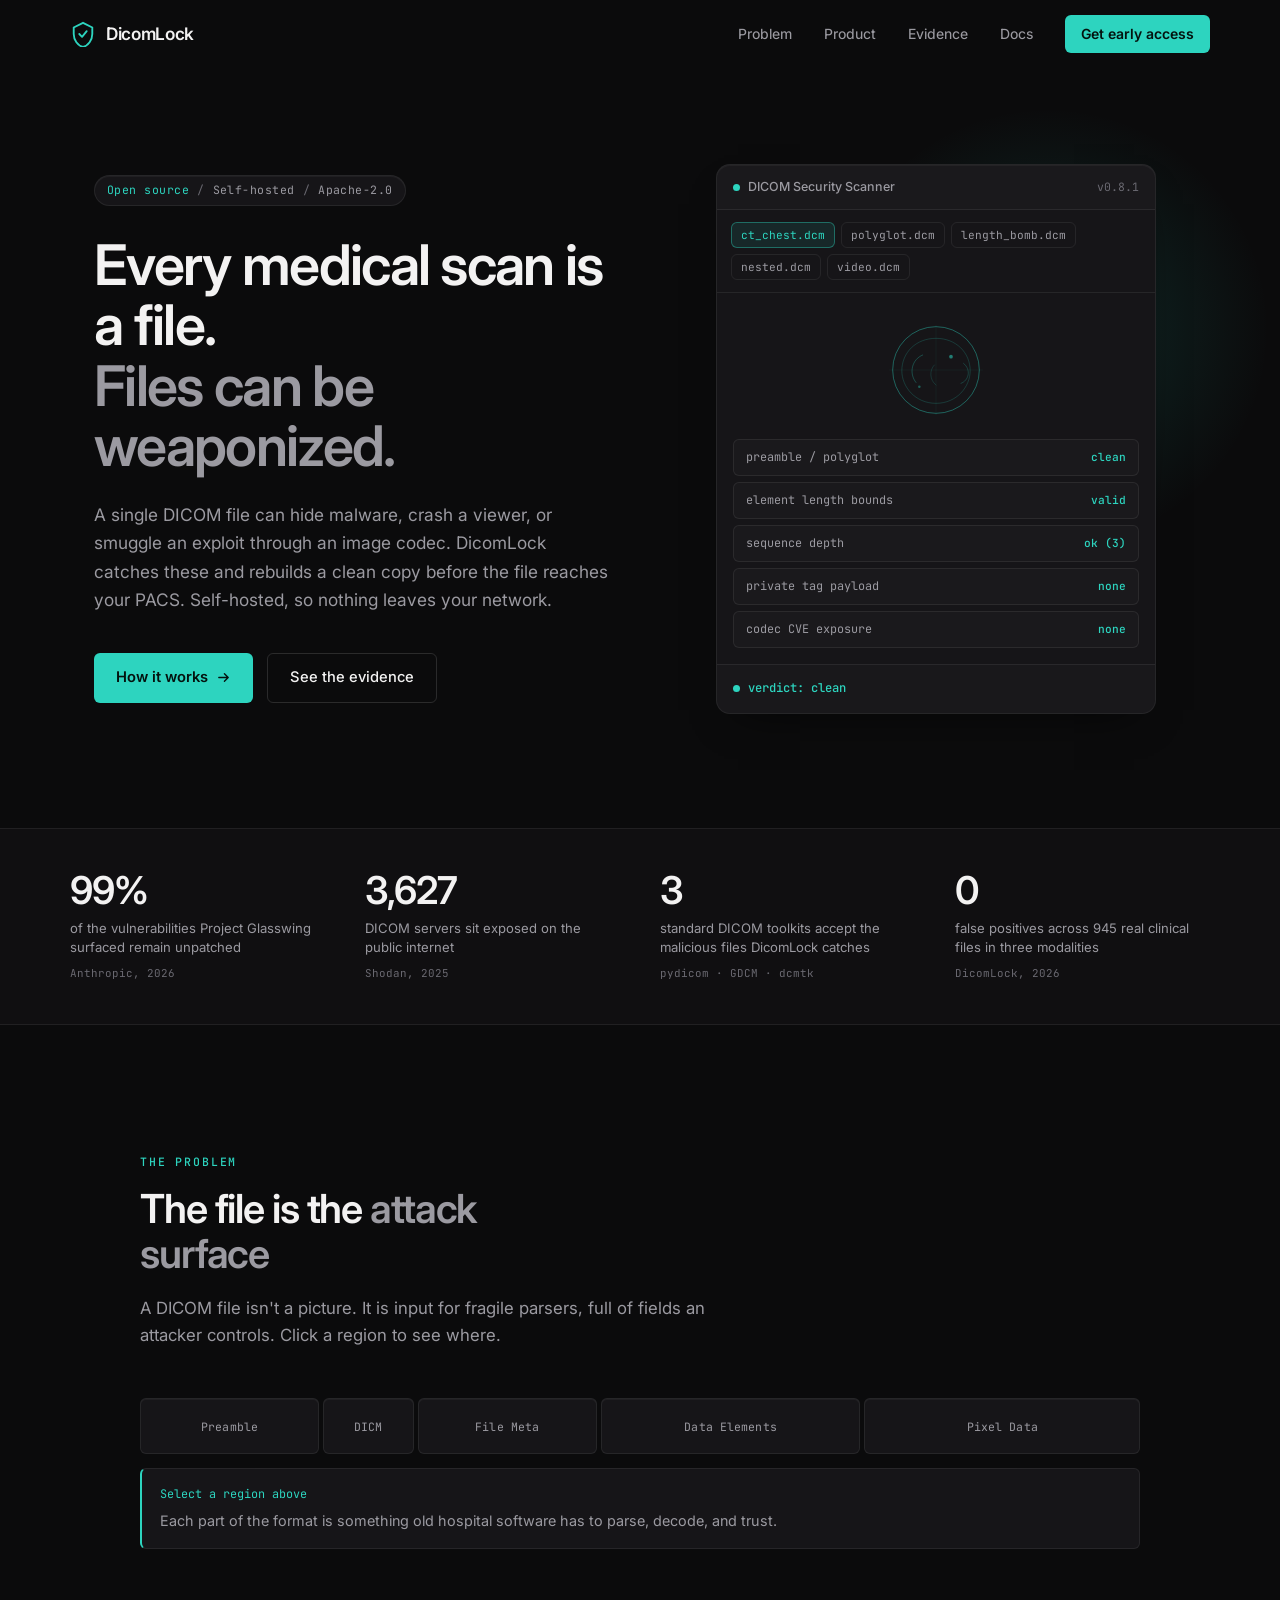
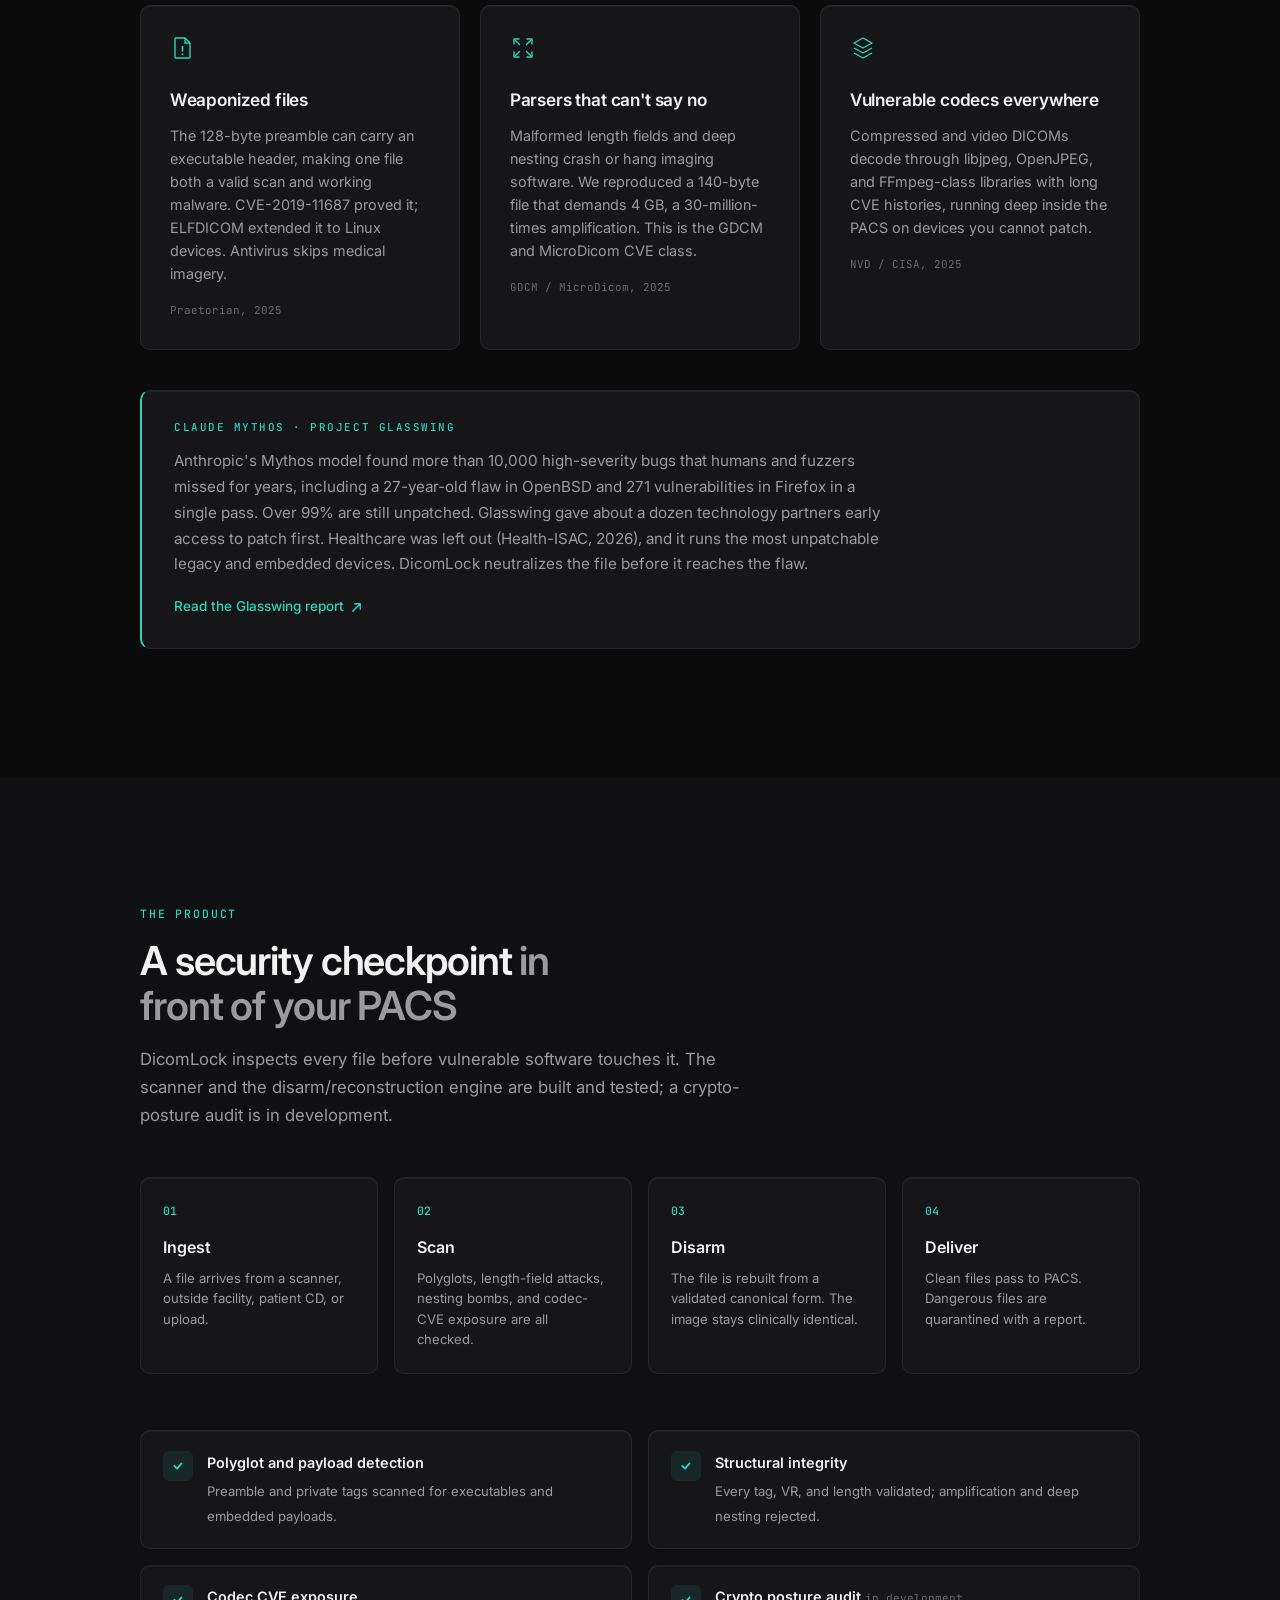
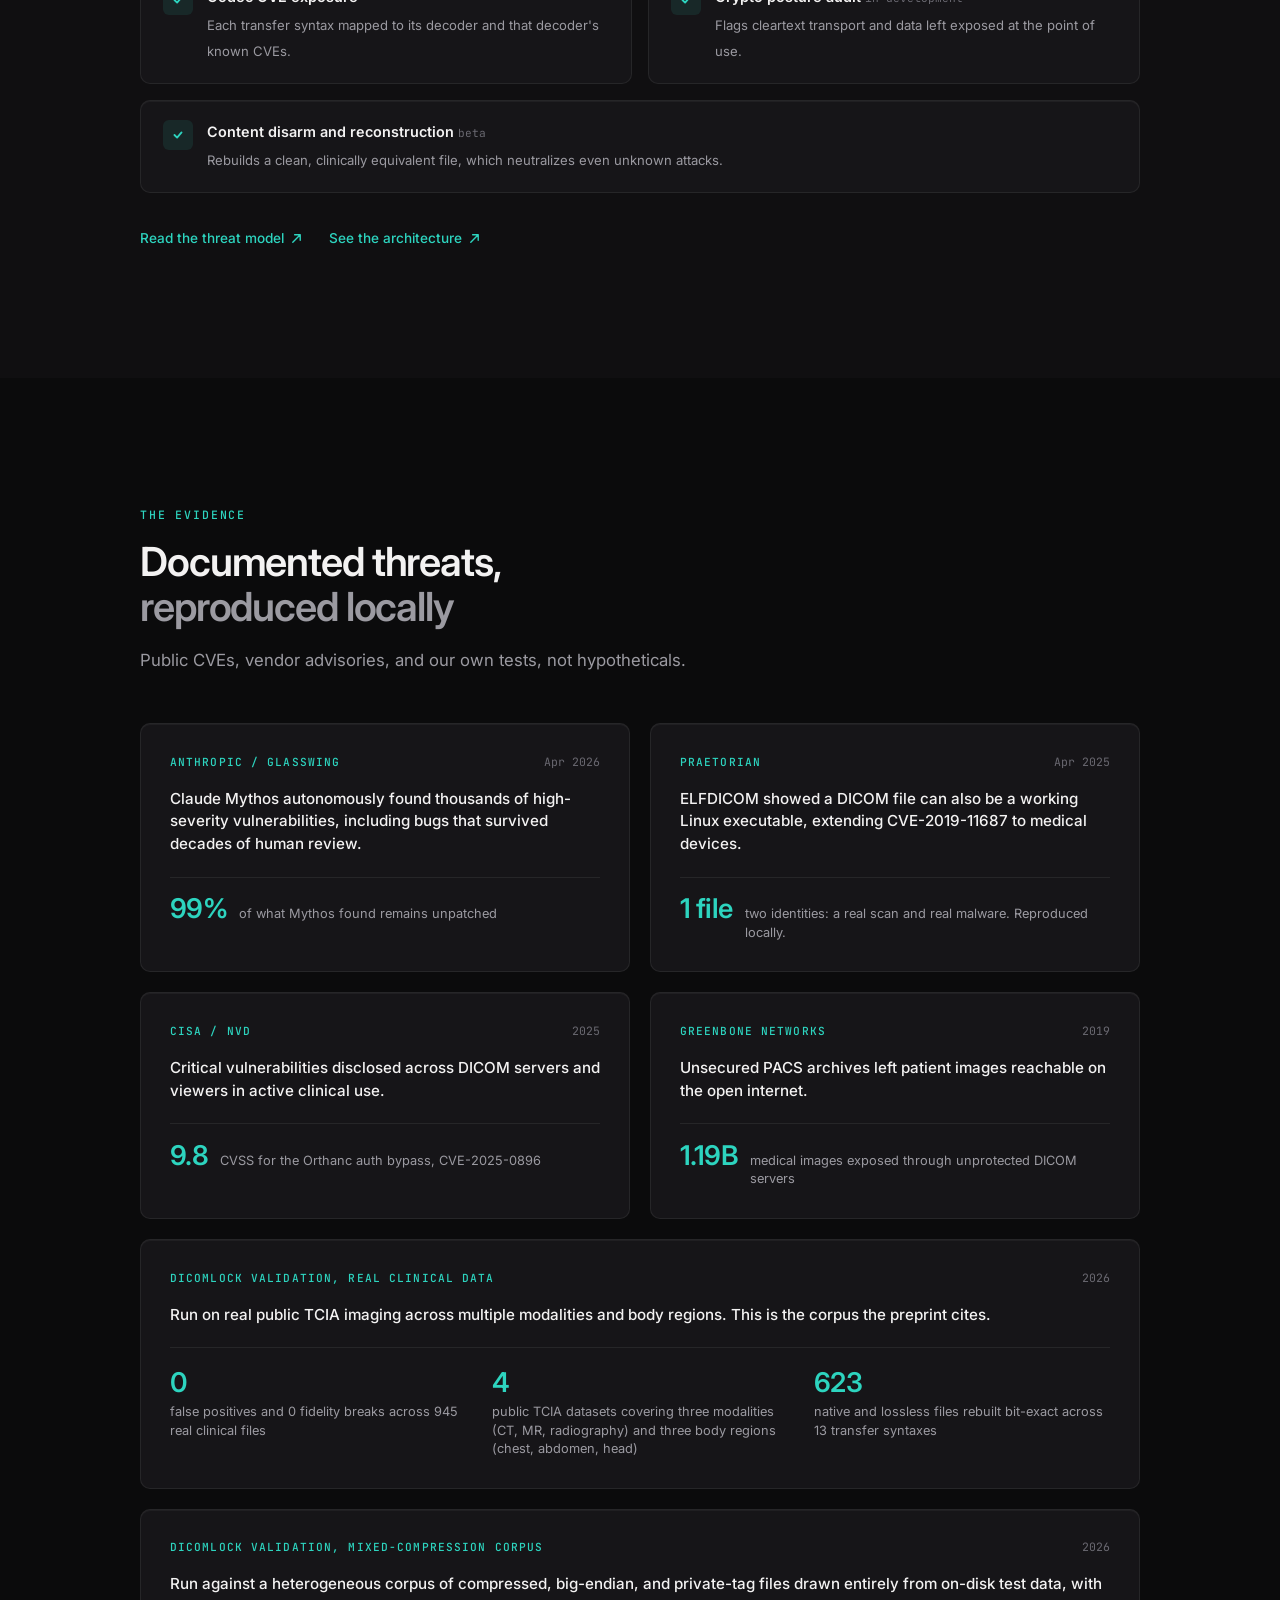
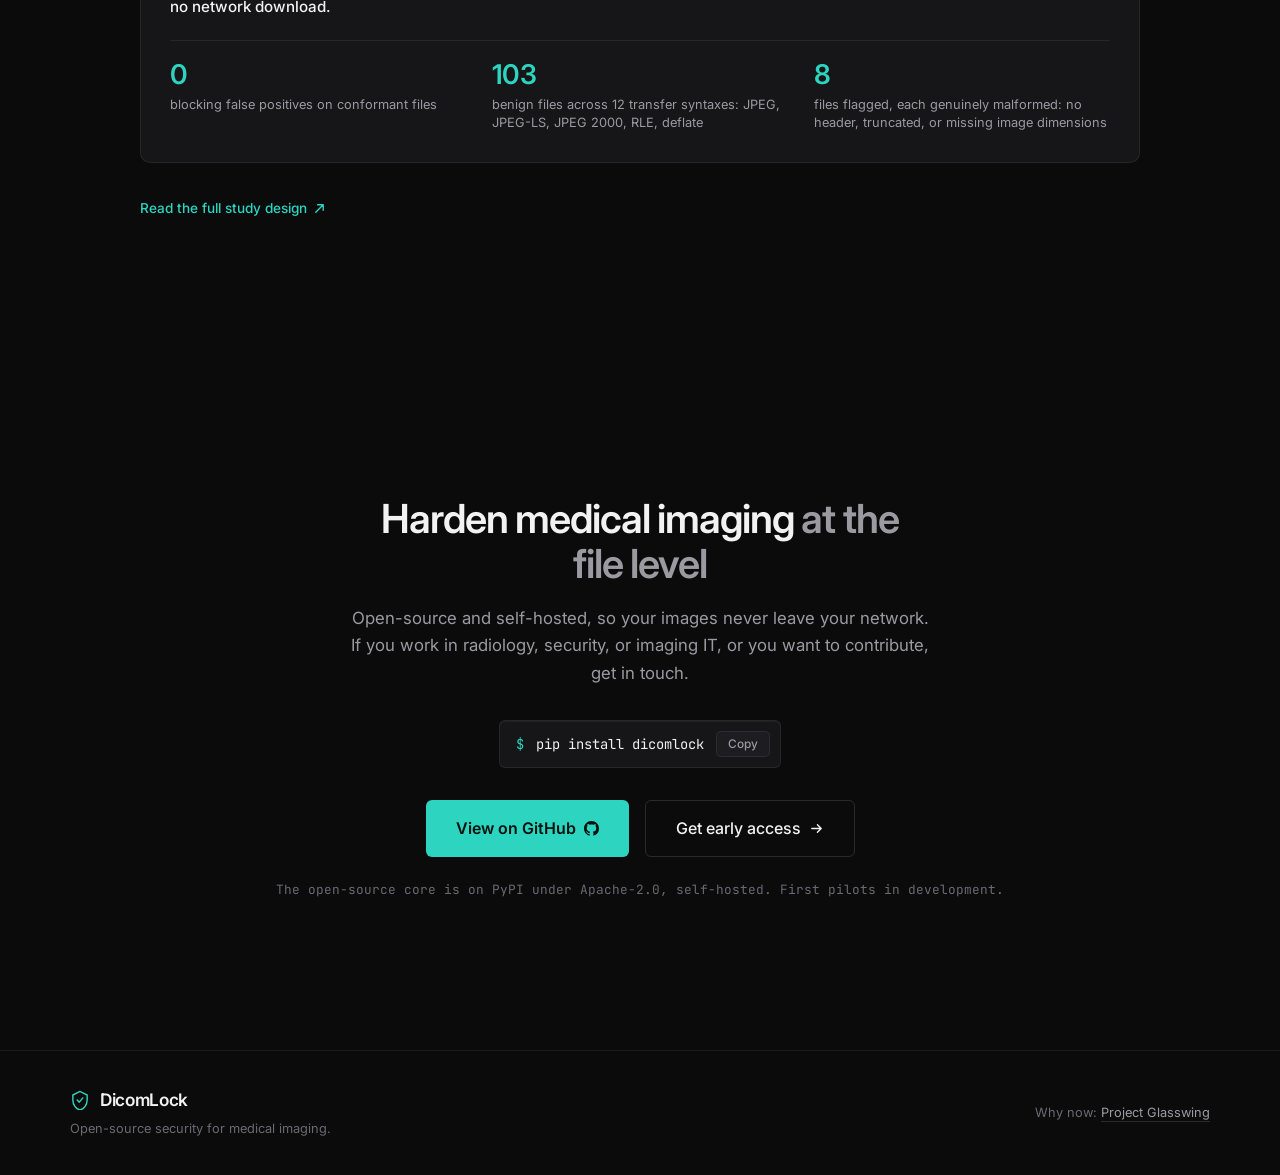
<file: index.html>
<!DOCTYPE html>
<html lang="en">
<head>
  <meta charset="UTF-8" />
  <meta name="viewport" content="width=device-width, initial-scale=1.0" />
  <title>DicomLock: Open-Source Security for Medical Imaging</title>
  <meta name="description" content="DicomLock scans DICOM medical image files for polyglot malware, parser exploits, and vulnerable codec attacks, then rebuilds a clean copy before they reach your PACS. Open-source and self-hosted." />
  <link rel="icon" href="favicon.svg" type="image/svg+xml" />
  <meta name="theme-color" content="#0b0b0c" />
  <link rel="canonical" href="https://dicomlock.com/" />
  <!-- Open Graph / social cards -->
  <meta property="og:type" content="website" />
  <meta property="og:site_name" content="DicomLock" />
  <meta property="og:title" content="DicomLock: Open-Source Security for Medical Imaging" />
  <meta property="og:description" content="Scan DICOM files for polyglot malware, parser exploits, and vulnerable codecs, then rebuild a clean copy before they reach your PACS. Open-source, self-hosted, Apache-2.0." />
  <meta property="og:url" content="https://dicomlock.com/" />
  <meta property="og:image" content="https://dicomlock.com/og-image.png" />
  <meta property="og:image:width" content="1200" />
  <meta property="og:image:height" content="630" />
  <meta property="og:image:alt" content="DicomLock: medical scans are files, and files can be weaponized." />
  <meta name="twitter:card" content="summary_large_image" />
  <meta name="twitter:title" content="DicomLock: Open-Source Security for Medical Imaging" />
  <meta name="twitter:description" content="Scan and disarm weaponized DICOM files before they reach your PACS. Open-source, self-hosted, Apache-2.0." />
  <meta name="twitter:image" content="https://dicomlock.com/og-image.png" />
  <link rel="preconnect" href="https://fonts.googleapis.com" />
  <link rel="preconnect" href="https://fonts.gstatic.com" crossorigin />
  <link href="https://fonts.googleapis.com/css2?family=Inter:wght@400;450;500;600;700&family=JetBrains+Mono:wght@400;500&display=swap" rel="stylesheet" />
  <link rel="stylesheet" href="style.css" />
</head>
<body>
  <!-- Navbar -->
  <nav class="navbar" id="navbar">
    <div class="nav-inner">
      <a href="#" class="logo">
        <div class="logo-icon">
          <svg width="26" height="26" viewBox="0 0 28 28" fill="none">
            <path d="M14 2L4 7v7c0 6.5 4.3 12.6 10 14 5.7-1.4 10-7.5 10-14V7L14 2z" stroke="#2dd4bf" stroke-width="2" fill="none"/>
            <path d="M10 14l3 3 5-6" stroke="#2dd4bf" stroke-width="2" stroke-linecap="round" stroke-linejoin="round"/>
          </svg>
        </div>
        <span class="logo-text">DicomLock</span>
      </a>
      <div class="nav-links" id="navLinks">
        <a href="#problem">Problem</a>
        <a href="#product">Product</a>
        <a href="#evidence">Evidence</a>
        <a href="https://github.com/vthakore23/dicomlock" target="_blank" rel="noopener">Docs</a>
        <a href="#contact" class="nav-cta">Get early access</a>
      </div>
      <button class="nav-toggle" id="navToggle" type="button" aria-label="Toggle menu" aria-expanded="false" aria-controls="navLinks">
        <svg class="icon-open" width="20" height="20" viewBox="0 0 20 20" fill="none"><path d="M3 6h14M3 10h14M3 14h14" stroke="currentColor" stroke-width="1.6" stroke-linecap="round"/></svg>
        <svg class="icon-close" width="20" height="20" viewBox="0 0 20 20" fill="none"><path d="M5 5l10 10M15 5L5 15" stroke="currentColor" stroke-width="1.6" stroke-linecap="round"/></svg>
      </button>
    </div>
  </nav>

  <!-- Hero -->
  <section class="hero">
    <div class="hero-glow" aria-hidden="true"></div>
    <div class="hero-content">
      <div class="eyebrow">
        <span class="accent">Open source</span>
        <span class="sep">/</span> Self-hosted
        <span class="sep">/</span> Apache-2.0
      </div>
      <h1>
        Every medical scan is a file.<br/>
        <span class="dim">Files can be weaponized.</span>
      </h1>
      <p class="hero-sub">
        A single DICOM file can hide malware, crash a viewer, or smuggle an exploit through an
        image codec. DicomLock catches these and rebuilds a clean copy before the file reaches
        your PACS. Self-hosted, so nothing leaves your network.
      </p>
      <div class="hero-actions">
        <a href="#product" class="btn-primary">
          How it works
          <svg width="15" height="15" viewBox="0 0 16 16" fill="none"><path d="M3 8h10m-4-4l4 4-4 4" stroke="currentColor" stroke-width="1.5" stroke-linecap="round" stroke-linejoin="round"/></svg>
        </a>
        <a href="#evidence" class="btn-secondary">See the evidence</a>
      </div>
    </div>

    <div class="hero-visual">
      <!-- Interactive scanner -->
      <div class="scanner" id="scanner">
        <div class="scanner-bar">
          <span class="scanner-title"><span class="scanner-dot"></span> DICOM Security Scanner</span>
          <span class="scanner-ver">v0.8.1</span>
        </div>
        <div class="scanner-files" id="scannerFiles">
          <button class="file-chip is-active" data-sample="clean" type="button">ct_chest.dcm</button>
          <button class="file-chip" data-sample="polyglot" type="button">polyglot.dcm</button>
          <button class="file-chip" data-sample="bomb" type="button">length_bomb.dcm</button>
          <button class="file-chip" data-sample="nested" type="button">nested.dcm</button>
          <button class="file-chip" data-sample="video" type="button">video.dcm</button>
        </div>
        <div class="scanner-stage" id="scanStage">
          <div class="scan-image">
            <svg viewBox="0 0 240 132" fill="none" aria-hidden="true">
              <circle cx="120" cy="66" r="52" stroke="currentColor" stroke-width="1.1" opacity="0.45"/>
              <line x1="120" y1="12" x2="120" y2="120" stroke="currentColor" stroke-width="0.6" opacity="0.12"/>
              <line x1="64" y1="66" x2="176" y2="66" stroke="currentColor" stroke-width="0.6" opacity="0.12"/>
              <path d="M120 28c24 0 41 17 41 39 0 19-16 39-41 39s-41-20-41-39c0-22 17-39 41-39z" stroke="currentColor" stroke-width="0.9" opacity="0.26"/>
              <path d="M104 48c-13 5-17 22-8 33" stroke="currentColor" stroke-width="1" opacity="0.34" stroke-linecap="round"/>
              <path d="M150 82c9-3 13-16 3-24" stroke="currentColor" stroke-width="1" opacity="0.28" stroke-linecap="round"/>
              <path d="M118 60c-6 6-6 18 2 24" stroke="currentColor" stroke-width="0.9" opacity="0.22" stroke-linecap="round"/>
              <circle cx="138" cy="50" r="2.2" fill="currentColor" opacity="0.55"/>
              <circle cx="100" cy="86" r="1.5" fill="currentColor" opacity="0.4"/>
            </svg>
            <div class="scan-line" id="scanLine"></div>
          </div>
          <div class="scanner-results" id="scannerResults"></div>
        </div>
        <div class="scanner-foot">
          <div class="verdict" id="verdict"></div>
          <button class="disarm-btn" id="disarmBtn" type="button" hidden>
            Disarm and rebuild
            <svg width="13" height="13" viewBox="0 0 14 14" fill="none"><path d="M7 1v12M1 7h12" stroke="currentColor" stroke-width="1.5" stroke-linecap="round"/></svg>
          </button>
        </div>
      </div>
    </div>
  </section>

  <!-- Stats Bar -->
  <section class="stats-bar">
    <div class="stats-inner">
      <div class="stat">
        <span class="stat-number">99%</span>
        <span class="stat-label">of the vulnerabilities Project Glasswing surfaced remain unpatched</span>
        <span class="stat-source">Anthropic, 2026</span>
      </div>
      <div class="stat">
        <span class="stat-number">3,627</span>
        <span class="stat-label">DICOM servers sit exposed on the public internet</span>
        <span class="stat-source">Shodan, 2025</span>
      </div>
      <div class="stat">
        <span class="stat-number">3</span>
        <span class="stat-label">standard DICOM toolkits accept the malicious files DicomLock catches</span>
        <span class="stat-source">pydicom · GDCM · dcmtk</span>
      </div>
      <div class="stat">
        <span class="stat-number">0</span>
        <span class="stat-label">false positives across 945 real clinical files in three modalities</span>
        <span class="stat-source">DicomLock, 2026</span>
      </div>
    </div>
  </section>

  <!-- Problem Section -->
  <section class="section" id="problem">
    <div class="section-inner">
      <div class="section-label">The Problem</div>
      <h2>The file is the <span class="dim">attack surface</span></h2>
      <p class="section-sub">A DICOM file isn't a picture. It is input for fragile parsers, full of fields an attacker controls. Click a region to see where.</p>

      <!-- Interactive byte-map -->
      <div class="anatomy">
        <div class="anatomy-bar" id="anatomyBar" role="tablist" aria-label="DICOM file layout">
          <button class="seg" id="seg-preamble" data-info="preamble" role="tab" aria-selected="false" aria-controls="anatomyCaption" tabindex="0" type="button" style="flex:1.1">Preamble</button>
          <button class="seg" id="seg-dicm" data-info="dicm" role="tab" aria-selected="false" aria-controls="anatomyCaption" tabindex="-1" type="button" style="flex:0.55">DICM</button>
          <button class="seg" id="seg-meta" data-info="meta" role="tab" aria-selected="false" aria-controls="anatomyCaption" tabindex="-1" type="button" style="flex:1.1">File Meta</button>
          <button class="seg" id="seg-elements" data-info="elements" role="tab" aria-selected="false" aria-controls="anatomyCaption" tabindex="-1" type="button" style="flex:1.6">Data Elements</button>
          <button class="seg" id="seg-pixel" data-info="pixel" role="tab" aria-selected="false" aria-controls="anatomyCaption" tabindex="-1" type="button" style="flex:1.7">Pixel Data</button>
        </div>
        <div class="anatomy-caption" id="anatomyCaption" role="tabpanel" tabindex="0" aria-live="polite">
          <span class="ac-title">Select a region above</span>
          <span class="ac-text">Each part of the format is something old hospital software has to parse, decode, and trust.</span>
        </div>
      </div>

      <div class="threat-grid">
        <div class="threat-card">
          <div class="threat-icon">
            <svg width="26" height="26" viewBox="0 0 26 26" fill="none">
              <path d="M6 3h9l5 5v14a1 1 0 0 1-1 1H6a1 1 0 0 1-1-1V4a1 1 0 0 1 1-1z" stroke="currentColor" stroke-width="1.4"/>
              <path d="M15 3v5h5" stroke="currentColor" stroke-width="1.4"/>
              <path d="M12.5 11.5v4.5" stroke="currentColor" stroke-width="1.6" stroke-linecap="round"/>
              <circle cx="12.5" cy="19.3" r="0.95" fill="currentColor"/>
            </svg>
          </div>
          <h3>Weaponized files</h3>
          <p>The 128-byte preamble can carry an executable header, making one file both a valid scan and working malware. CVE-2019-11687 proved it; ELFDICOM extended it to Linux devices. Antivirus skips medical imagery.</p>
          <div class="threat-source">Praetorian, 2025</div>
        </div>

        <div class="threat-card">
          <div class="threat-icon">
            <svg width="26" height="26" viewBox="0 0 26 26" fill="none">
              <path d="M4 9V4h5M22 9V4h-5M4 17v5h5M22 17v5h-5" stroke="currentColor" stroke-width="1.4" stroke-linecap="round" stroke-linejoin="round"/>
              <path d="M9.5 9.5l-4-4M16.5 9.5l4-4M9.5 16.5l-4 4M16.5 16.5l4 4" stroke="currentColor" stroke-width="1.4" stroke-linecap="round"/>
            </svg>
          </div>
          <h3>Parsers that can't say no</h3>
          <p>Malformed length fields and deep nesting crash or hang imaging software. We reproduced a 140-byte file that demands 4&nbsp;GB, a 30-million-times amplification. This is the GDCM and MicroDicom CVE class.</p>
          <div class="threat-source">GDCM / MicroDicom, 2025</div>
        </div>

        <div class="threat-card">
          <div class="threat-icon">
            <svg width="26" height="26" viewBox="0 0 26 26" fill="none">
              <path d="M13 3l9 5-9 5-9-5 9-5z" stroke="currentColor" stroke-width="1.4" stroke-linejoin="round"/>
              <path d="M4 13l9 5 9-5" stroke="currentColor" stroke-width="1.4" stroke-linejoin="round"/>
              <path d="M4 18l9 5 9-5" stroke="currentColor" stroke-width="1.4" stroke-linejoin="round"/>
            </svg>
          </div>
          <h3>Vulnerable codecs everywhere</h3>
          <p>Compressed and video DICOMs decode through libjpeg, OpenJPEG, and FFmpeg-class libraries with long CVE histories, running deep inside the PACS on devices you cannot patch.</p>
          <div class="threat-source">NVD / CISA, 2025</div>
        </div>
      </div>

      <div class="callout">
        <div class="callout-content">
          <div class="callout-badge">Claude Mythos · Project Glasswing</div>
          <p>Anthropic's Mythos model found more than 10,000 high-severity bugs that humans and fuzzers missed for years, including a 27-year-old flaw in OpenBSD and 271 vulnerabilities in Firefox in a single pass. Over 99% are still unpatched. Glasswing gave about a dozen technology partners early access to patch first. Healthcare was left out (Health-ISAC, 2026), and it runs the most unpatchable legacy and embedded devices. DicomLock neutralizes the file before it reaches the flaw.</p>
          <a href="https://www.anthropic.com/glasswing" target="_blank" rel="noopener" class="callout-link">
            Read the Glasswing report
            <svg width="13" height="13" viewBox="0 0 14 14" fill="none"><path d="M3 11L11 3M11 3H5M11 3v6" stroke="currentColor" stroke-width="1.5" stroke-linecap="round" stroke-linejoin="round"/></svg>
          </a>
        </div>
      </div>
    </div>
  </section>

  <!-- Product Section -->
  <section class="section section-dark" id="product">
    <div class="section-inner">
      <div class="section-label">The Product</div>
      <h2>A security checkpoint <span class="dim">in front of your PACS</span></h2>
      <p class="section-sub">DicomLock inspects every file before vulnerable software touches it. The scanner and the disarm/reconstruction engine are built and tested; a crypto-posture audit is in development.</p>

      <div class="pipeline">
        <div class="pipeline-step">
          <div class="step-number">01</div>
          <h4>Ingest</h4>
          <p>A file arrives from a scanner, outside facility, patient CD, or upload.</p>
        </div>
        <div class="pipeline-step">
          <div class="step-number">02</div>
          <h4>Scan</h4>
          <p>Polyglots, length-field attacks, nesting bombs, and codec-CVE exposure are all checked.</p>
        </div>
        <div class="pipeline-step">
          <div class="step-number">03</div>
          <h4>Disarm</h4>
          <p>The file is rebuilt from a validated canonical form. The image stays clinically identical.</p>
        </div>
        <div class="pipeline-step">
          <div class="step-number">04</div>
          <h4>Deliver</h4>
          <p>Clean files pass to PACS. Dangerous files are quarantined with a report.</p>
        </div>
      </div>

      <div class="checks-grid">
        <div class="check-item">
          <div class="check-icon">
            <svg width="16" height="16" viewBox="0 0 18 18" fill="none"><path d="M5 9l3 3 5-6" stroke="currentColor" stroke-width="2" stroke-linecap="round" stroke-linejoin="round"/></svg>
          </div>
          <div>
            <strong>Polyglot and payload detection</strong>
            <span>Preamble and private tags scanned for executables and embedded payloads.</span>
          </div>
        </div>
        <div class="check-item">
          <div class="check-icon">
            <svg width="16" height="16" viewBox="0 0 18 18" fill="none"><path d="M5 9l3 3 5-6" stroke="currentColor" stroke-width="2" stroke-linecap="round" stroke-linejoin="round"/></svg>
          </div>
          <div>
            <strong>Structural integrity</strong>
            <span>Every tag, VR, and length validated; amplification and deep nesting rejected.</span>
          </div>
        </div>
        <div class="check-item">
          <div class="check-icon">
            <svg width="16" height="16" viewBox="0 0 18 18" fill="none"><path d="M5 9l3 3 5-6" stroke="currentColor" stroke-width="2" stroke-linecap="round" stroke-linejoin="round"/></svg>
          </div>
          <div>
            <strong>Codec CVE exposure</strong>
            <span>Each transfer syntax mapped to its decoder and that decoder's known CVEs.</span>
          </div>
        </div>
        <div class="check-item">
          <div class="check-icon">
            <svg width="16" height="16" viewBox="0 0 18 18" fill="none"><path d="M5 9l3 3 5-6" stroke="currentColor" stroke-width="2" stroke-linecap="round" stroke-linejoin="round"/></svg>
          </div>
          <div>
            <strong>Crypto posture audit <span class="tag">in development</span></strong>
            <span>Flags cleartext transport and data left exposed at the point of use.</span>
          </div>
        </div>
        <div class="check-item check-wide">
          <div class="check-icon">
            <svg width="16" height="16" viewBox="0 0 18 18" fill="none"><path d="M5 9l3 3 5-6" stroke="currentColor" stroke-width="2" stroke-linecap="round" stroke-linejoin="round"/></svg>
          </div>
          <div>
            <strong>Content disarm and reconstruction <span class="tag">beta</span></strong>
            <span>Rebuilds a clean, clinically equivalent file, which neutralizes even unknown attacks.</span>
          </div>
        </div>
      </div>

      <div class="section-links">
        <a href="https://github.com/vthakore23/dicomlock/blob/main/THREAT_MODEL.md" target="_blank" rel="noopener" class="callout-link">
          Read the threat model
          <svg width="13" height="13" viewBox="0 0 14 14" fill="none"><path d="M3 11L11 3M11 3H5M11 3v6" stroke="currentColor" stroke-width="1.5" stroke-linecap="round" stroke-linejoin="round"/></svg>
        </a>
        <a href="https://github.com/vthakore23/dicomlock/blob/main/ARCHITECTURE.md" target="_blank" rel="noopener" class="callout-link">
          See the architecture
          <svg width="13" height="13" viewBox="0 0 14 14" fill="none"><path d="M3 11L11 3M11 3H5M11 3v6" stroke="currentColor" stroke-width="1.5" stroke-linecap="round" stroke-linejoin="round"/></svg>
        </a>
      </div>
    </div>
  </section>

  <!-- Evidence Section -->
  <section class="section" id="evidence">
    <div class="section-inner">
      <div class="section-label">The Evidence</div>
      <h2>Documented threats, <span class="dim">reproduced locally</span></h2>
      <p class="section-sub">Public CVEs, vendor advisories, and our own tests, not hypotheticals.</p>

      <div class="evidence-grid">
        <div class="evidence-card">
          <div class="evidence-head">
            <span class="evidence-journal">Anthropic / Glasswing</span>
            <span class="evidence-date">Apr 2026</span>
          </div>
          <h4>Claude Mythos autonomously found thousands of high-severity vulnerabilities, including bugs that survived decades of human review.</h4>
          <div class="evidence-finding">
            <span class="finding-number">99%</span>
            <span class="finding-text">of what Mythos found remains unpatched</span>
          </div>
        </div>

        <div class="evidence-card">
          <div class="evidence-head">
            <span class="evidence-journal">Praetorian</span>
            <span class="evidence-date">Apr 2025</span>
          </div>
          <h4>ELFDICOM showed a DICOM file can also be a working Linux executable, extending CVE-2019-11687 to medical devices.</h4>
          <div class="evidence-finding">
            <span class="finding-number">1 file</span>
            <span class="finding-text">two identities: a real scan and real malware. Reproduced locally.</span>
          </div>
        </div>

        <div class="evidence-card">
          <div class="evidence-head">
            <span class="evidence-journal">CISA / NVD</span>
            <span class="evidence-date">2025</span>
          </div>
          <h4>Critical vulnerabilities disclosed across DICOM servers and viewers in active clinical use.</h4>
          <div class="evidence-finding">
            <span class="finding-number">9.8</span>
            <span class="finding-text">CVSS for the Orthanc auth bypass, CVE-2025-0896</span>
          </div>
        </div>

        <div class="evidence-card">
          <div class="evidence-head">
            <span class="evidence-journal">Greenbone Networks</span>
            <span class="evidence-date">2019</span>
          </div>
          <h4>Unsecured PACS archives left patient images reachable on the open internet.</h4>
          <div class="evidence-finding">
            <span class="finding-number">1.19B</span>
            <span class="finding-text">medical images exposed through unprotected DICOM servers</span>
          </div>
        </div>

        <div class="evidence-card evidence-wide">
          <div class="evidence-head">
            <span class="evidence-journal">DicomLock validation, real clinical data</span>
            <span class="evidence-date">2026</span>
          </div>
          <h4>Run on real public TCIA imaging across multiple modalities and body regions. This is the corpus the preprint cites.</h4>
          <div class="validation-metrics">
            <div class="vm">
              <span class="vm-num">0</span>
              <span class="vm-text">false positives and 0 fidelity breaks across 945 real clinical files</span>
            </div>
            <div class="vm">
              <span class="vm-num">4</span>
              <span class="vm-text">public TCIA datasets covering three modalities (CT, MR, radiography) and three body regions (chest, abdomen, head)</span>
            </div>
            <div class="vm">
              <span class="vm-num">623</span>
              <span class="vm-text">native and lossless files rebuilt bit-exact across 13 transfer syntaxes</span>
            </div>
          </div>
        </div>

        <div class="evidence-card evidence-wide">
          <div class="evidence-head">
            <span class="evidence-journal">DicomLock validation, mixed-compression corpus</span>
            <span class="evidence-date">2026</span>
          </div>
          <h4>Run against a heterogeneous corpus of compressed, big-endian, and private-tag files drawn entirely from on-disk test data, with no network download.</h4>
          <div class="validation-metrics">
            <div class="vm">
              <span class="vm-num">0</span>
              <span class="vm-text">blocking false positives on conformant files</span>
            </div>
            <div class="vm">
              <span class="vm-num">103</span>
              <span class="vm-text">benign files across 12 transfer syntaxes: JPEG, JPEG-LS, JPEG 2000, RLE, deflate</span>
            </div>
            <div class="vm">
              <span class="vm-num">8</span>
              <span class="vm-text">files flagged, each genuinely malformed: no header, truncated, or missing image dimensions</span>
            </div>
          </div>
        </div>
      </div>

      <div class="section-links">
        <a href="https://github.com/vthakore23/dicomlock/blob/main/STUDY_DESIGN.md" target="_blank" rel="noopener" class="callout-link">
          Read the full study design
          <svg width="13" height="13" viewBox="0 0 14 14" fill="none"><path d="M3 11L11 3M11 3H5M11 3v6" stroke="currentColor" stroke-width="1.5" stroke-linecap="round" stroke-linejoin="round"/></svg>
        </a>
      </div>
    </div>
  </section>

  <!-- CTA Section -->
  <section class="section section-cta" id="contact">
    <div class="section-inner">
      <h2>Harden medical imaging <span class="dim">at the file level</span></h2>
      <p class="section-sub">Open-source and self-hosted, so your images never leave your network. If you work in radiology, security, or imaging IT, or you want to contribute, get in touch.</p>

      <div class="install" id="install" data-copy="pip install dicomlock">
        <span class="install-prompt">$</span>
        <code class="install-cmd">pip install dicomlock</code>
        <button class="copy-btn" id="copyBtn" type="button" aria-label="Copy install command">Copy</button>
      </div>

      <div class="cta-actions">
        <a href="https://github.com/vthakore23/dicomlock" target="_blank" rel="noopener" class="btn-primary btn-large">
          View on GitHub
          <svg width="15" height="15" viewBox="0 0 16 16" fill="currentColor"><path d="M8 0C3.58 0 0 3.58 0 8c0 3.54 2.29 6.53 5.47 7.59.4.07.55-.17.55-.38 0-.19-.01-.82-.01-1.49-2.01.37-2.53-.49-2.69-.94-.09-.23-.48-.94-.82-1.13-.28-.15-.68-.52-.01-.53.63-.01 1.08.58 1.23.82.72 1.21 1.87.87 2.33.66.07-.52.28-.87.51-1.07-1.78-.2-3.64-.89-3.64-3.95 0-.87.31-1.59.82-2.15-.08-.2-.36-1.02.08-2.12 0 0 .67-.21 2.2.82.64-.18 1.32-.27 2-.27.68 0 1.36.09 2 .27 1.53-1.04 2.2-.82 2.2-.82.44 1.1.16 1.92.08 2.12.51.56.82 1.27.82 2.15 0 3.07-1.87 3.75-3.65 3.95.29.25.54.73.54 1.48 0 1.07-.01 1.93-.01 2.2 0 .21.15.46.55.38A8.013 8.013 0 0016 8c0-4.42-3.58-8-8-8z"/></svg>
        </a>
        <a href="mailto:hello@dicomlock.com" class="btn-secondary btn-large">
          Get early access
          <svg width="15" height="15" viewBox="0 0 16 16" fill="none"><path d="M3 8h10m-4-4l4 4-4 4" stroke="currentColor" stroke-width="1.5" stroke-linecap="round" stroke-linejoin="round"/></svg>
        </a>
      </div>
      <p class="cta-note">The open-source core is on PyPI under Apache-2.0, self-hosted. First pilots in development.</p>
    </div>
  </section>

  <!-- Footer -->
  <footer class="footer">
    <div class="footer-inner">
      <div class="footer-left">
        <a href="#" class="logo">
          <div class="logo-icon">
            <svg width="20" height="20" viewBox="0 0 28 28" fill="none">
              <path d="M14 2L4 7v7c0 6.5 4.3 12.6 10 14 5.7-1.4 10-7.5 10-14V7L14 2z" stroke="#2dd4bf" stroke-width="2" fill="none"/>
              <path d="M10 14l3 3 5-6" stroke="#2dd4bf" stroke-width="2" stroke-linecap="round" stroke-linejoin="round"/>
            </svg>
          </div>
          <span class="logo-text">DicomLock</span>
        </a>
        <p class="footer-tagline">Open-source security for medical imaging.</p>
      </div>
      <div class="footer-right">
        <p>Why now: <a href="https://www.anthropic.com/glasswing" target="_blank" rel="noopener">Project Glasswing</a></p>
      </div>
    </div>
  </footer>

  <script src="script.js"></script>
</body>
</html>
</file>
<file: style.css>
/* ============================================
   DicomLock - Design System
   ============================================ */

:root {
  /* Backgrounds: tiered, faintly warm near-black */
  --bg-base: #0b0b0c;
  --bg-subtle: #100f11;
  --bg-surface: #161518;
  --bg-elevated: #1d1c20;

  /* Lines */
  --border: rgba(255, 255, 255, 0.07);
  --border-strong: rgba(255, 255, 255, 0.13);
  --hairline: rgba(255, 255, 255, 0.045);

  /* Text */
  --text: #f3f2f2;
  --text-muted: #9b9aa1;
  --text-faint: #6a6971;

  /* One accent: teal-green. Also means "clean / safe / pass". */
  --accent: #2dd4bf;
  --accent-bright: #5eead4;
  --accent-deep: #14b8a6;
  --accent-contrast: #04130f;
  --accent-dim: rgba(45, 212, 191, 0.10);
  --accent-glow: rgba(45, 212, 191, 0.16);
  --focus: rgba(45, 212, 191, 0.42);

  /* Alert */
  --red: #f4727d;
  --red-dim: rgba(244, 114, 125, 0.12);
  --amber: #f0bb55;

  --font: 'Inter', -apple-system, BlinkMacSystemFont, 'Segoe UI', sans-serif;
  --mono: 'JetBrains Mono', ui-monospace, 'SF Mono', monospace;

  --maxw: 1140px;
  --radius-sm: 6px;
  --radius: 10px;
  --radius-lg: 14px;

  --shadow-card: inset 0 1px 0 var(--hairline);
  --shadow-lift: 0 18px 40px -22px rgba(0, 0, 0, 0.7), inset 0 1px 0 var(--hairline);

  --section-y: clamp(80px, 10vw, 130px);
}

*, *::before, *::after {
  margin: 0;
  padding: 0;
  box-sizing: border-box;
}

html {
  scroll-behavior: smooth;
  scroll-padding-top: 88px; /* keep anchored section headings clear of the fixed 69px navbar */
  font-size: 16px;
}

body {
  font-family: var(--font);
  background: var(--bg-base);
  color: var(--text);
  line-height: 1.6;
  overflow-x: hidden;
  -webkit-font-smoothing: antialiased;
  text-rendering: optimizeLegibility;
}

a { color: inherit; }

::selection {
  background: var(--accent-dim);
  color: var(--text);
}

:focus-visible {
  outline: 2px solid var(--focus);
  outline-offset: 2px;
  border-radius: 4px;
}

/* ============================================
   Navbar
   ============================================ */

.navbar {
  position: fixed;
  top: 0; left: 0; right: 0;
  z-index: 100;
  padding: 0 24px;
  transition: background 0.3s ease, border-color 0.3s ease;
  border-bottom: 1px solid transparent;
}

.navbar.scrolled {
  background: rgba(11, 11, 12, 0.78);
  backdrop-filter: blur(16px);
  -webkit-backdrop-filter: blur(16px);
  border-bottom: 1px solid var(--border);
}

.nav-inner {
  max-width: var(--maxw);
  margin: 0 auto;
  display: flex;
  align-items: center;
  justify-content: space-between;
  height: 68px;
  position: relative;
}

.logo {
  display: flex;
  align-items: center;
  gap: 10px;
  text-decoration: none;
  color: var(--text);
}

.logo-icon { display: flex; align-items: center; }

.logo-text {
  font-size: 1.08rem;
  font-weight: 600;
  letter-spacing: -0.02em;
}

.nav-links {
  display: flex;
  align-items: center;
  gap: 2rem;
}

.nav-links a {
  color: var(--text-muted);
  text-decoration: none;
  font-size: 0.875rem;
  font-weight: 450;
  transition: color 0.18s;
}

.nav-links a:hover { color: var(--text); }

.nav-cta {
  padding: 8px 16px !important;
  border-radius: var(--radius-sm);
  background: var(--accent);
  color: var(--accent-contrast) !important;
  font-weight: 600 !important;
  transition: background 0.18s !important;
}

.nav-cta:hover {
  background: var(--accent-bright);
  color: var(--accent-contrast) !important;
}

.nav-toggle {
  display: none;
  align-items: center;
  justify-content: center;
  width: 38px;
  height: 38px;
  background: transparent;
  border: 1px solid var(--border);
  border-radius: var(--radius-sm);
  color: var(--text);
  cursor: pointer;
  transition: border-color 0.18s, background 0.18s;
}

.nav-toggle:hover { border-color: var(--border-strong); background: var(--bg-surface); }
.nav-toggle svg { display: block; }
.nav-toggle .icon-close { display: none; }
.nav-toggle[aria-expanded="true"] .icon-open { display: none; }
.nav-toggle[aria-expanded="true"] .icon-close { display: block; }

/* ============================================
   Hero
   ============================================ */

.hero {
  min-height: 92vh;
  display: grid;
  grid-template-columns: 1.02fr 0.98fr;
  align-items: center;
  gap: 4.5rem;
  padding: 140px 24px 90px;
  max-width: var(--maxw);
  margin: 0 auto;
  position: relative;
}

.hero-glow {
  position: absolute;
  top: 12%;
  right: -6%;
  width: 460px;
  height: 460px;
  background: radial-gradient(circle, var(--accent-glow) 0%, transparent 68%);
  pointer-events: none;
  z-index: 0;
}

.hero-content { position: relative; z-index: 1; }

.eyebrow {
  display: inline-flex;
  align-items: center;
  gap: 8px;
  font-family: var(--mono);
  font-size: 0.72rem;
  letter-spacing: 0.04em;
  color: var(--text-muted);
  border: 1px solid var(--border);
  background: var(--bg-surface);
  padding: 5px 12px;
  border-radius: 100px;
  margin-bottom: 1.8rem;
  box-shadow: var(--shadow-card);
}

.eyebrow .sep { color: var(--text-faint); }
.eyebrow .accent { color: var(--accent); }

.hero h1 {
  font-size: clamp(2.4rem, 4.6vw, 3.5rem);
  font-weight: 600;
  line-height: 1.08;
  letter-spacing: -0.03em;
  margin-bottom: 1.5rem;
}

.hero h1 .dim { color: var(--text-muted); }

.hero-sub {
  font-size: 1.08rem;
  line-height: 1.65;
  color: var(--text-muted);
  max-width: 520px;
  margin-bottom: 2.4rem;
}

.hero-actions {
  display: flex;
  gap: 0.9rem;
  flex-wrap: wrap;
}

/* Buttons */

.btn-primary {
  display: inline-flex;
  align-items: center;
  gap: 8px;
  padding: 12px 22px;
  border-radius: var(--radius-sm);
  background: var(--accent);
  color: var(--accent-contrast);
  font-weight: 600;
  font-size: 0.92rem;
  text-decoration: none;
  transition: background 0.18s, transform 0.18s, box-shadow 0.18s;
  border: none;
  cursor: pointer;
}

.btn-primary:hover {
  background: var(--accent-bright);
  transform: translateY(-1px);
  box-shadow: 0 10px 28px -12px var(--accent-glow);
}

.btn-secondary {
  display: inline-flex;
  align-items: center;
  gap: 8px;
  padding: 12px 22px;
  border-radius: var(--radius-sm);
  background: transparent;
  color: var(--text);
  font-weight: 500;
  font-size: 0.92rem;
  text-decoration: none;
  border: 1px solid var(--border-strong);
  transition: background 0.18s, border-color 0.18s;
}

.btn-secondary:hover {
  background: var(--bg-surface);
  border-color: rgba(255, 255, 255, 0.22);
}

/* ============================================
   Hero Visual: Interactive Scanner
   ============================================ */

.hero-visual {
  position: relative;
  z-index: 1;
  display: flex;
  justify-content: center;
}

.scanner {
  width: 100%;
  max-width: 440px;
  background: var(--bg-surface);
  border: 1px solid var(--border);
  border-radius: var(--radius-lg);
  overflow: hidden;
  box-shadow: var(--shadow-lift);
}

.scanner-bar {
  display: flex;
  align-items: center;
  justify-content: space-between;
  padding: 12px 16px;
  border-bottom: 1px solid var(--border);
  background: rgba(255, 255, 255, 0.015);
}

.scanner-title {
  display: inline-flex;
  align-items: center;
  gap: 8px;
  font-size: 0.78rem;
  font-weight: 500;
  color: var(--text-muted);
}

.scanner-dot {
  width: 7px;
  height: 7px;
  border-radius: 50%;
  background: var(--accent);
  box-shadow: 0 0 0 0 var(--accent-glow);
}

.scanner.scanning .scanner-dot {
  animation: pulse-dot 1.1s infinite;
}

@keyframes pulse-dot {
  0%, 100% { box-shadow: 0 0 0 0 var(--accent-glow); }
  50% { box-shadow: 0 0 0 5px transparent; }
}

.scanner-ver {
  font-family: var(--mono);
  font-size: 0.72rem;
  color: var(--text-faint);
}

.scanner-files {
  display: flex;
  gap: 6px;
  padding: 12px 14px;
  border-bottom: 1px solid var(--border);
  flex-wrap: wrap;
}

.file-chip {
  font-family: var(--mono);
  font-size: 0.7rem;
  color: var(--text-muted);
  background: transparent;
  border: 1px solid var(--border);
  border-radius: var(--radius-sm);
  padding: 5px 9px;
  cursor: pointer;
  transition: border-color 0.15s, color 0.15s, background 0.15s;
}

.file-chip:hover { color: var(--text); border-color: var(--border-strong); }

.file-chip.is-active {
  color: var(--accent);
  border-color: rgba(45, 212, 191, 0.4);
  background: var(--accent-dim);
}

.scanner-stage { padding: 16px; }

.scan-image {
  position: relative;
  color: var(--accent);
  display: flex;
  justify-content: center;
  padding: 6px 0 14px;
  overflow: hidden;
}

.scan-image svg { width: 200px; height: auto; }

.scan-line {
  position: absolute;
  left: 8px; right: 8px;
  top: 0;
  height: 2px;
  background: linear-gradient(90deg, transparent, var(--accent), transparent);
  box-shadow: 0 0 14px 1px var(--accent-glow);
  opacity: 0;
}

.scanner.scanning .scan-line {
  animation: sweep 1.5s ease-in-out;
}

@keyframes sweep {
  0% { top: 0; opacity: 0; }
  10% { opacity: 1; }
  90% { opacity: 1; }
  100% { top: 100%; opacity: 0; }
}

.scanner-results {
  display: flex;
  flex-direction: column;
  gap: 6px;
  min-height: 168px;
}

.s-result {
  display: flex;
  align-items: center;
  justify-content: space-between;
  gap: 1rem;
  padding: 8px 12px;
  border-radius: var(--radius-sm);
  background: rgba(255, 255, 255, 0.02);
  border: 1px solid var(--border);
  opacity: 0;
  transform: translateX(-6px);
  transition: opacity 0.3s ease, transform 0.3s ease, border-color 0.3s ease;
}

.s-result.show { opacity: 1; transform: translateX(0); }

.s-result.is-fail { border-color: rgba(244, 114, 125, 0.32); }

.s-result.is-fixed { border-color: rgba(45, 212, 191, 0.32); }

.s-label {
  font-family: var(--mono);
  font-size: 0.74rem;
  color: var(--text-muted);
}

.s-status {
  font-family: var(--mono);
  font-size: 0.7rem;
  font-weight: 500;
  white-space: nowrap;
}

.s-status.pass { color: var(--accent); }
.s-status.fail { color: var(--red); }

.scanner-foot {
  display: flex;
  align-items: center;
  justify-content: space-between;
  gap: 12px;
  min-height: 30px;
  padding: 14px 16px;
  border-top: 1px solid var(--border);
  background: rgba(255, 255, 255, 0.012);
}

.verdict {
  font-family: var(--mono);
  font-size: 0.76rem;
  font-weight: 500;
  display: inline-flex;
  align-items: center;
  gap: 8px;
  opacity: 0;
  transition: opacity 0.3s ease;
}

.verdict.show { opacity: 1; }
.verdict.clean { color: var(--accent); }
.verdict.alert { color: var(--red); }

.verdict::before {
  content: "";
  width: 7px; height: 7px;
  border-radius: 50%;
  background: currentColor;
}

.disarm-btn {
  display: inline-flex;
  align-items: center;
  gap: 6px;
  font-size: 0.76rem;
  font-weight: 600;
  font-family: var(--font);
  color: var(--accent-contrast);
  background: var(--accent);
  border: none;
  border-radius: var(--radius-sm);
  padding: 7px 12px;
  cursor: pointer;
  transition: background 0.18s, opacity 0.18s;
}

.disarm-btn:hover { background: var(--accent-bright); }
.disarm-btn:disabled { opacity: 0.5; cursor: default; }
.disarm-btn[hidden] { display: none; }

/* ============================================
   Stats Bar
   ============================================ */

.stats-bar {
  border-top: 1px solid var(--border);
  border-bottom: 1px solid var(--border);
  background: var(--bg-subtle);
  padding: 2.6rem 24px;
}

.stats-inner {
  max-width: var(--maxw);
  margin: 0 auto;
  display: grid;
  grid-template-columns: repeat(4, 1fr);
  gap: 2.5rem;
}

.stat { display: flex; flex-direction: column; }

.stat-number {
  font-size: 2.4rem;
  font-weight: 600;
  letter-spacing: -0.03em;
  line-height: 1;
  color: var(--text);
}

.stat-label {
  font-size: 0.82rem;
  color: var(--text-muted);
  margin-top: 10px;
  line-height: 1.45;
}

.stat-source {
  font-size: 0.68rem;
  color: var(--text-faint);
  font-family: var(--mono);
  margin-top: 8px;
}

/* ============================================
   Sections
   ============================================ */

.section {
  padding: var(--section-y) 24px;
  position: relative;
}

.section-dark { background: var(--bg-subtle); }

.section-inner { max-width: 1000px; margin: 0 auto; }

.section-label {
  font-family: var(--mono);
  font-size: 0.72rem;
  font-weight: 500;
  color: var(--accent);
  text-transform: uppercase;
  letter-spacing: 0.16em;
  margin-bottom: 1rem;
}

.section h2 {
  font-size: clamp(1.9rem, 3.4vw, 2.5rem);
  font-weight: 600;
  letter-spacing: -0.028em;
  line-height: 1.12;
  margin-bottom: 1.1rem;
  max-width: 18ch;
}

.section h2 .dim { color: var(--text-muted); }

.section-sub {
  font-size: 1.05rem;
  color: var(--text-muted);
  line-height: 1.65;
  max-width: 620px;
  margin-bottom: 3rem;
}

/* Anatomy byte-map */

.anatomy { margin-bottom: 3.5rem; }

.anatomy-bar {
  display: flex;
  gap: 4px;
  height: 56px;
}

.seg {
  flex: 1;
  border: 1px solid var(--border);
  border-radius: var(--radius-sm);
  background: var(--bg-surface);
  color: var(--text-muted);
  font-family: var(--mono);
  font-size: 0.72rem;
  letter-spacing: 0.01em;
  cursor: pointer;
  transition: color 0.15s, border-color 0.15s, background 0.15s, transform 0.15s;
  box-shadow: var(--shadow-card);
}

.seg:hover {
  color: var(--text);
  border-color: var(--border-strong);
  transform: translateY(-2px);
}

.seg.is-active {
  color: var(--accent);
  border-color: rgba(45, 212, 191, 0.45);
  background: var(--accent-dim);
}

.anatomy-caption {
  margin-top: 14px;
  padding: 16px 18px;
  border: 1px solid var(--border);
  border-left: 2px solid var(--accent);
  border-radius: var(--radius-sm);
  background: var(--bg-surface);
  min-height: 78px;
}

.ac-title {
  display: block;
  font-family: var(--mono);
  font-size: 0.74rem;
  color: var(--accent);
  margin-bottom: 6px;
}

.ac-text {
  display: block;
  font-size: 0.9rem;
  color: var(--text-muted);
  line-height: 1.55;
  max-width: 72ch;
}

/* Threat Grid */

.threat-grid {
  display: grid;
  grid-template-columns: repeat(3, 1fr);
  gap: 1.25rem;
  margin-bottom: 2.5rem;
}

.threat-card {
  padding: 1.8rem;
  border-radius: var(--radius);
  background: var(--bg-surface);
  border: 1px solid var(--border);
  box-shadow: var(--shadow-card);
  transition: border-color 0.2s ease, transform 0.2s ease, box-shadow 0.2s ease;
}

.threat-card:hover {
  border-color: var(--border-strong);
  transform: translateY(-3px);
  box-shadow: var(--shadow-lift);
}

.threat-icon { color: var(--accent); margin-bottom: 1.1rem; }

.threat-card h3 {
  font-size: 1.08rem;
  font-weight: 600;
  margin-bottom: 0.6rem;
  letter-spacing: -0.01em;
}

.threat-card p {
  font-size: 0.9rem;
  color: var(--text-muted);
  line-height: 1.6;
}

.threat-source {
  font-family: var(--mono);
  font-size: 0.68rem;
  color: var(--text-faint);
  margin-top: 1.1rem;
}

/* Callout */

.callout {
  border-radius: var(--radius);
  background: var(--bg-surface);
  border: 1px solid var(--border);
  border-left: 2px solid var(--accent);
  box-shadow: var(--shadow-card);
  padding: 1.8rem 2rem;
  margin-top: 2rem;
}

.callout-badge {
  font-family: var(--mono);
  font-size: 0.68rem;
  font-weight: 500;
  color: var(--accent);
  text-transform: uppercase;
  letter-spacing: 0.14em;
  margin-bottom: 0.7rem;
}

.callout p {
  font-size: 0.95rem;
  color: var(--text-muted);
  line-height: 1.7;
  margin-bottom: 1rem;
  max-width: 72ch;
}

.callout-link {
  display: inline-flex;
  align-items: center;
  gap: 6px;
  color: var(--accent);
  text-decoration: none;
  font-size: 0.85rem;
  font-weight: 500;
  transition: gap 0.18s;
}

.callout-link:hover { gap: 10px; }

/* Doc links row */

.section-links {
  display: flex;
  flex-wrap: wrap;
  gap: 1.6rem;
  margin-top: 2.2rem;
}

/* Pipeline */

.pipeline {
  display: grid;
  grid-template-columns: repeat(4, 1fr);
  gap: 1rem;
  margin-bottom: 3.5rem;
}

.pipeline-step {
  padding: 1.5rem 1.4rem;
  border-radius: var(--radius);
  background: var(--bg-surface);
  border: 1px solid var(--border);
  box-shadow: var(--shadow-card);
}

.step-number {
  font-family: var(--mono);
  font-size: 0.72rem;
  font-weight: 500;
  color: var(--accent);
  margin-bottom: 0.9rem;
}

.pipeline-step h4 { font-size: 1rem; font-weight: 600; margin-bottom: 0.45rem; }

.pipeline-step p { font-size: 0.82rem; color: var(--text-muted); line-height: 1.55; }

/* Checks Grid */

.checks-grid {
  display: grid;
  grid-template-columns: repeat(2, 1fr);
  gap: 1rem;
}

.check-item {
  display: flex;
  align-items: flex-start;
  gap: 14px;
  padding: 1.2rem 1.4rem;
  border-radius: var(--radius);
  background: var(--bg-surface);
  border: 1px solid var(--border);
  box-shadow: var(--shadow-card);
  transition: border-color 0.2s;
}

.check-item:hover { border-color: var(--border-strong); }
.check-wide { grid-column: 1 / -1; }

.check-icon {
  width: 30px;
  height: 30px;
  border-radius: var(--radius-sm);
  display: flex;
  align-items: center;
  justify-content: center;
  flex-shrink: 0;
  color: var(--accent);
  background: var(--accent-dim);
}

.check-item strong { display: block; font-size: 0.9rem; font-weight: 600; margin-bottom: 4px; }
.check-item span { font-size: 0.82rem; color: var(--text-muted); line-height: 1.5; }

.check-item .tag {
  color: var(--text-faint);
  font-family: var(--mono);
  font-size: 0.7rem;
  font-style: normal;
  font-weight: 400;
}

/* Evidence Grid */

.evidence-grid {
  display: grid;
  grid-template-columns: repeat(2, 1fr);
  gap: 1.25rem;
}

.evidence-card {
  padding: 1.8rem;
  border-radius: var(--radius);
  background: var(--bg-surface);
  border: 1px solid var(--border);
  box-shadow: var(--shadow-card);
  transition: border-color 0.2s ease, transform 0.2s ease;
}

.evidence-card:hover { border-color: var(--border-strong); transform: translateY(-2px); }

.evidence-head {
  display: flex;
  align-items: baseline;
  justify-content: space-between;
  gap: 1rem;
  margin-bottom: 1rem;
}

.evidence-journal {
  font-family: var(--mono);
  font-size: 0.7rem;
  font-weight: 500;
  color: var(--accent);
  text-transform: uppercase;
  letter-spacing: 0.1em;
}

.evidence-date {
  font-size: 0.72rem;
  color: var(--text-faint);
  font-family: var(--mono);
  white-space: nowrap;
}

.evidence-card h4 {
  font-size: 0.95rem;
  font-weight: 500;
  line-height: 1.5;
  margin-bottom: 1.3rem;
  color: var(--text);
}

.evidence-finding {
  display: flex;
  align-items: baseline;
  gap: 12px;
  padding-top: 1.1rem;
  border-top: 1px solid var(--border);
}

.finding-number {
  font-size: 1.7rem;
  font-weight: 600;
  color: var(--accent);
  line-height: 1;
  letter-spacing: -0.02em;
  white-space: nowrap;
}

.finding-text { font-size: 0.8rem; color: var(--text-muted); line-height: 1.45; }

.evidence-wide { grid-column: 1 / -1; }

.validation-metrics {
  display: grid;
  grid-template-columns: repeat(3, 1fr);
  gap: 1.6rem;
  padding-top: 1.3rem;
  border-top: 1px solid var(--border);
}

.vm { display: flex; flex-direction: column; gap: 7px; }

.vm-num {
  font-size: 1.7rem;
  font-weight: 600;
  color: var(--accent);
  line-height: 1;
  letter-spacing: -0.02em;
}

.vm-text { font-size: 0.8rem; color: var(--text-muted); line-height: 1.45; }

/* CTA Section */

.section-cta { text-align: center; padding: clamp(100px, 12vw, 150px) 24px; }

.section-cta h2 { margin-left: auto; margin-right: auto; max-width: 20ch; }
.section-cta .section-sub { margin: 0 auto 2rem; max-width: 580px; }

.install {
  display: inline-flex;
  align-items: center;
  gap: 12px;
  margin: 0 auto 2rem;
  padding: 10px 10px 10px 16px;
  border: 1px solid var(--border);
  border-radius: var(--radius-sm);
  background: var(--bg-surface);
  box-shadow: var(--shadow-card);
}

.install-prompt { font-family: var(--mono); color: var(--accent); font-size: 0.86rem; }
.install-cmd { font-family: var(--mono); color: var(--text); font-size: 0.86rem; }

.copy-btn {
  font-family: var(--font);
  font-size: 0.74rem;
  font-weight: 500;
  color: var(--text-muted);
  background: var(--bg-elevated);
  border: 1px solid var(--border);
  border-radius: 5px;
  padding: 5px 11px;
  cursor: pointer;
  transition: color 0.15s, border-color 0.15s;
}

.copy-btn:hover { color: var(--text); border-color: var(--border-strong); }
.copy-btn.copied { color: var(--accent); border-color: rgba(45, 212, 191, 0.4); }

.cta-actions { display: flex; justify-content: center; gap: 1rem; }
.btn-large { padding: 15px 30px; font-size: 1rem; }

.cta-note {
  font-size: 0.8rem;
  color: var(--text-faint);
  margin-top: 1.4rem;
  font-family: var(--mono);
}

/* Footer */

.footer { border-top: 1px solid var(--border); padding: 2.2rem 24px; }

.footer-inner {
  max-width: var(--maxw);
  margin: 0 auto;
  display: flex;
  align-items: center;
  justify-content: space-between;
  gap: 1.5rem;
}

.footer-tagline { font-size: 0.8rem; color: var(--text-faint); margin-top: 5px; }
.footer-right p { font-size: 0.8rem; color: var(--text-faint); }

.footer-right a {
  color: var(--text-muted);
  text-decoration: none;
  border-bottom: 1px solid var(--border-strong);
  padding-bottom: 1px;
  transition: color 0.18s;
}

.footer-right a:hover { color: var(--accent); }

/* ============================================
   Responsive
   ============================================ */

@media (max-width: 980px) {
  .hero {
    grid-template-columns: 1fr;
    padding-top: 120px;
    gap: 3rem;
    min-height: auto;
  }
  .hero-visual { justify-content: flex-start; }
  .scanner { max-width: 480px; }
  .hero-glow { display: none; }

  .stats-inner { grid-template-columns: repeat(2, 1fr); gap: 2rem; }
  .threat-grid { grid-template-columns: 1fr; }
  .pipeline { grid-template-columns: repeat(2, 1fr); }
  .checks-grid { grid-template-columns: 1fr; }
  .check-wide { grid-column: auto; }
  .evidence-grid { grid-template-columns: 1fr; }
}

@media (max-width: 600px) {
  .nav-toggle { display: inline-flex; }
  .nav-links {
    position: absolute;
    top: calc(100% + 8px);
    right: 0;
    flex-direction: column;
    align-items: stretch;
    gap: 4px;
    min-width: 210px;
    padding: 10px;
    background: rgba(11, 11, 12, 0.97);
    backdrop-filter: blur(16px);
    -webkit-backdrop-filter: blur(16px);
    border: 1px solid var(--border);
    border-radius: var(--radius);
    box-shadow: var(--shadow-lift);
    opacity: 0;
    transform: translateY(-6px);
    pointer-events: none;
    transition: opacity 0.18s ease, transform 0.18s ease;
  }
  .nav-links.open { opacity: 1; transform: translateY(0); pointer-events: auto; }
  .nav-links a { padding: 10px 12px; border-radius: var(--radius-sm); font-size: 0.92rem; }
  .nav-links a:not(.nav-cta):hover { background: var(--bg-surface); color: var(--text); }
  .nav-cta { text-align: center; }

  .stats-inner { grid-template-columns: 1fr; gap: 1.8rem; }
  .pipeline { grid-template-columns: 1fr; }
  .hero-actions { flex-direction: column; align-items: stretch; }
  .hero-actions a { justify-content: center; }
  .anatomy-bar { height: 48px; }
  .seg { font-size: 0.64rem; padding: 0 2px; }
  .install { width: 100%; }
  .install-cmd { flex: 1; }
  .validation-metrics { grid-template-columns: 1fr; gap: 1.2rem; }
}

/* ============================================
   Scroll Animations
   ============================================ */

.fade-in {
  opacity: 0;
  transform: translateY(14px);
  transition: opacity 0.55s ease, transform 0.55s ease;
}

.fade-in.visible { opacity: 1; transform: translateY(0); }

@media (prefers-reduced-motion: reduce) {
  *, *::before, *::after {
    animation-duration: 0.01ms !important;
    animation-iteration-count: 1 !important;
    transition-duration: 0.01ms !important;
    scroll-behavior: auto !important;
  }
  .fade-in { opacity: 1; transform: none; }
  .s-result { opacity: 1; transform: none; }
  .verdict { opacity: 1; }
}
</file>
